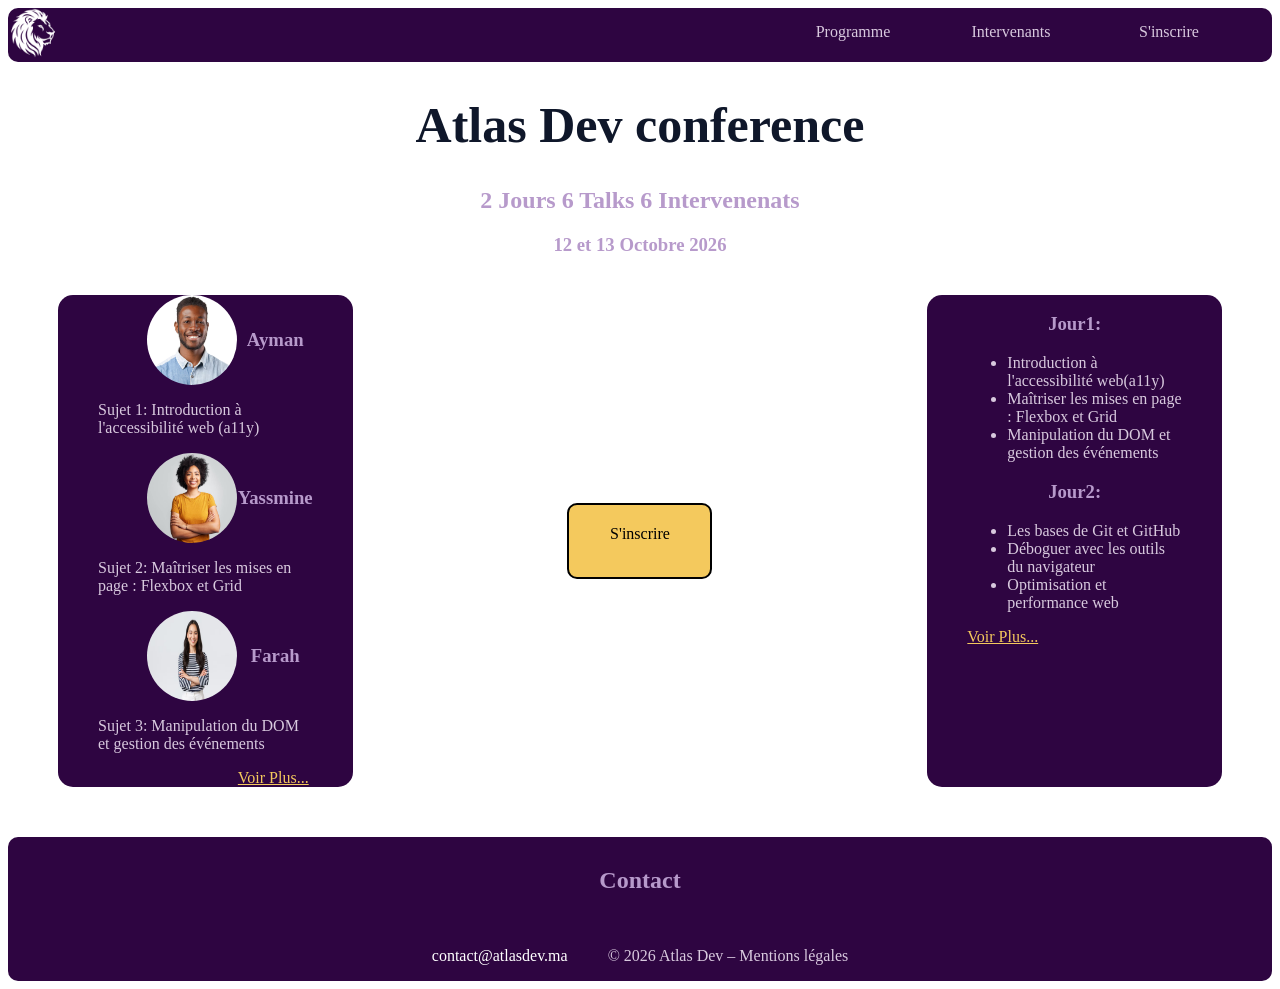
<file: index.html>
<!DOCTYPE html>
<html lang="fr">
<head>
    <meta charset="UTF-8">
    <meta name="viewport" content="width=device-width, initial-scale=1.0">
    <meta name="description" content="Atlas Dev Days: conference de 2 jours pour les developpeurs web au Maroc. Programme, intervenants et inscription">
    <title>Accueil-Atlas devs Confernece</title>
    <link rel="stylesheet" href="css/style.css">
</head>
<body>
    <header>
        <nav>
            <a href="index.html"><img src="assets/icons/mainIcon.png" alt="main icon - retour a l'accueil" width="50"></a>
            <a href="programme.html" class="navBtn">Programme</a>
            <a href="intervenants.html" class="navBtn">Intervenants</a>
            <a href="inscription.html" class="navBtn">S'inscrire</a>
        </nav>
    </header>
    <h1>Atlas Dev conference</h1>
    <h2>2 Jours 6 Talks 6 Intervenenats</h2>
    <h3>12 et 13 Octobre 2026</h3>
    <main id="mainPage">
        <article class="tease1">
            <img src="assets/images/npc1.avif" alt="image d'Ayman" width="80" class="intervenant">
            <h3>Ayman</h3>
            <p>Sujet 1: Introduction à l'accessibilité web (a11y)</p>
            <img src="assets/images/npc2.jpg" alt="image de Yassmine" width="80" class="intervenant">
            <h3>Yassmine</h3>
            <p>Sujet 2: Maîtriser les mises en page : Flexbox et Grid</p>
            <img src="assets/images/npc3.avif" alt="image de Farah" width="80" class="intervenant">
            <h3>Farah</h3>
            <p>Sujet 3: Manipulation du DOM et gestion des événements</p>
            <br>
            <a href="intervenants.html" class="details">Voir Plus...</a>
        </article>
        <article>
        <a href="inscription.html" class="inscrireBtn">S'inscrire</a>
        </article>
        <article class="tease">
            <h3>
                Jour1: 
            </h3>
            <ul>
                <li> Introduction à l'accessibilité web(a11y) </li>
                <li> Maîtriser les mises en page : Flexbox et Grid</li>
                <li>Manipulation du DOM et gestion des événements</li> 
            </ul>
            <h3>
                Jour2: 
            </h3>
            <ul>
                <li>Les bases de Git et GitHub</li>
                <li>Déboguer avec les outils du navigateur</li>
                <li>Optimisation et performance web</li>
            </ul>
            <a href="programme.html" class="details">Voir Plus...</a>
        </article>
    </main>
    <footer>
        <h2>Contact</h2> <br>
        <section class="footerInfo">
            <a href="mailto:contact@atlasdev.ma" class="contact">contact@atlasdev.ma</a>
            <p>© 2026 Atlas Dev – Mentions légales</p>
        </section>
    </footer>
</body>
</html>
</file>
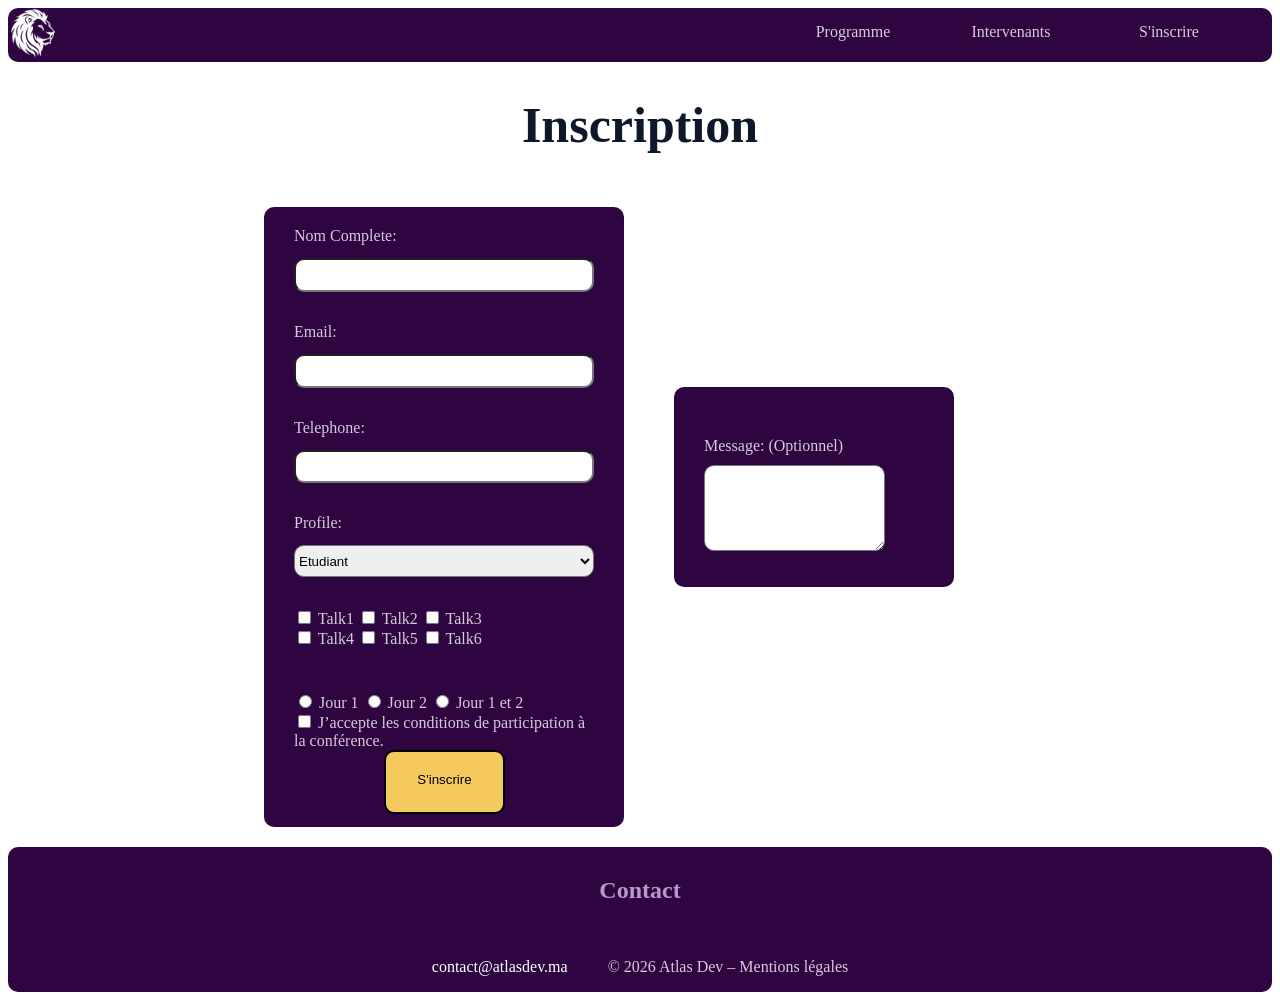
<file: inscription.html>
<!DOCTYPE html>
<html lang="fr">
<head>
    <meta charset="UTF-8">
    <meta name="viewport" content="width=device-width, initial-scale=1.0">
    <meta name="description" content="inscription pour attendre le conference">
    <link rel="stylesheet" href="css/style.css">
    <title>Inscription-Atlas devs Confernece</title>
</head>
<body>
    <header>
        <nav>
            <a href="index.html"><img src="assets/icons/mainIcon.png" alt="main icon - retour a l'accueil" width="50"></a>
            <a href="programme.html" class="navBtn">Programme</a>
            <a href="intervenants.html" class="navBtn">Intervenants</a>
            <a href="inscription.html" class="navBtn">S'inscrire</a>
        </nav>
    </header>
    <h1>Inscription</h1>
    <main>
        <form>
            <div class="infoperso">
            <label for="nom">Nom Complete: </label>
            <input type="text" id="nom" name="nom" required minlength="3"> <br>
            <label for="mail">Email: </label>
            <input type="email" id="mail" name="Email" required> <br>
            <label for="telephone">Telephone: </label>
            <input type="tel" id="telephone" name="tel" required pattern="^(\+212|0)[5-7][0-9]{8}$"> <br>
            <label for="profile">Profile: </label>
            <select name="profile" id="profile">
                <option value="1">Etudiant</option>
                <option value="2">Developpeur</option>
                <option value="3">Autre</option>
            </select> <br>
            <div class="checkbox">
            <input type="checkbox" id="t1" name="check" required>
            <label for="t1">Talk1</label>
            <input type="checkbox" id="t2" name="check">
            <label for="t2">Talk2</label>
            <input type="checkbox" id="t3" name="check"> 
            <label for="t3">Talk3</label><br>
            <input type="checkbox" id="t4" name="check">
            <label for="t4">Talk4</label>
            <input type="checkbox" id="t5" name="check">
            <label for="t5">Talk5</label>
            <input type="checkbox" id="t6" name="check" >
            <label for="t6">Talk6</label>
            </div> <br>
            <div>
            <input type="radio" id="j1" name="jour" required>
            <label for="j1">Jour 1</label>
            <input type="radio" id="j2" name="jour">
            <label for="j2">Jour 2</label>
            <input type="radio" id="j" name="jour">
            <label for="j">Jour 1 et 2</label> <br>
            <input type="checkbox" id="consent" name="jour">
            <label for="consent"> J’accepte les conditions de participation à<br>la conférence.</label>
            <br><button type="submit" class="inscrireBtn" id = "insc">S'inscrire</button>
            </div>
            </div>
            <div class="msg">
            <label for="msg">Message: (Optionnel)</label> <br>
            <textarea id="msg"></textarea>
            </div>
        </form>
        
    </main>
    <footer>
        <h2>Contact</h2> <br>
        <div class="footerInfo">
            <a href="mailto:contact@atlasdev.ma" class="contact">contact@atlasdev.ma</a>
            <p>© 2026 Atlas Dev – Mentions légales</p>
        </div>
    </footer>
</body>
</html>
</file>
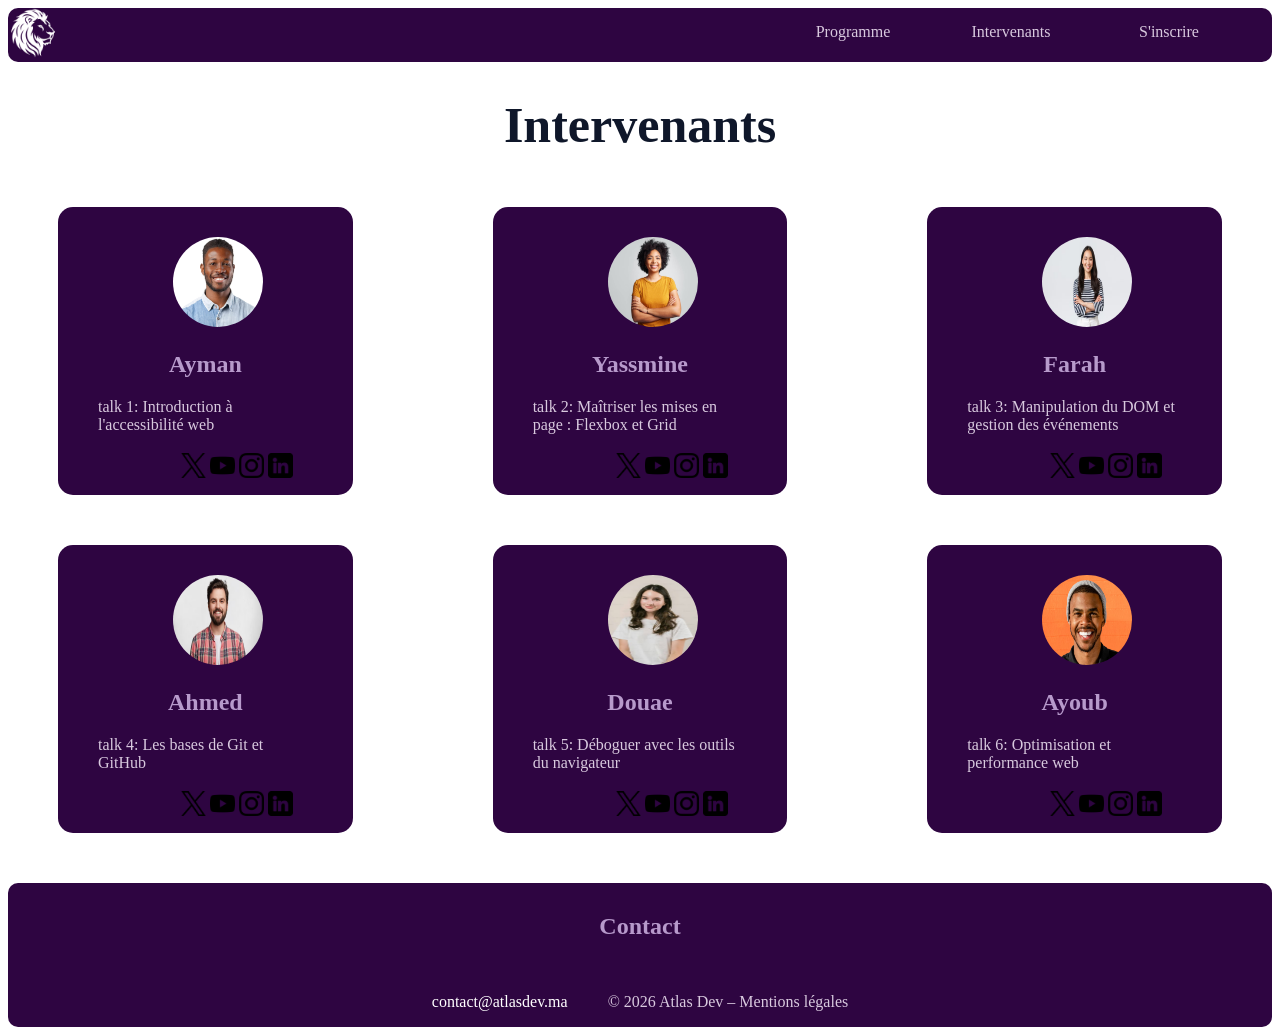
<file: intervenants.html>
<!DOCTYPE html>
<html lang="fr">
<head>
    <meta charset="UTF-8">
    <meta name="viewport" content="width=device-width, initial-scale=1.0">
    <meta name="description" content="les informations des intervenants qui va donne des talks dans cette confernce ">
    <title>Intervenant-Atlas devs Confernece</title>
    <link rel="stylesheet" href="css/style.css">
</head>
<body>
    <header>
        <nav>
            <a href="index.html"><img src="assets/icons/mainIcon.png" alt="main icon - retour a l'accueil" width="50"></a>
            <a href="programme.html" class="navBtn">Programme</a>
            <a href="intervenants.html" class="navBtn">Intervenants</a>
            <a href="inscription.html" class="navBtn">S'inscrire</a>
        </nav>
    </header>
    <h1>Intervenants</h1>
    <main id="cardsBox">
        <article class="cards">
            <img src="assets/images/npc1.avif" alt="image d'Ayman" width="80" class="intervenant">
            <h2>Ayman</h2>
            <p>talk 1:  Introduction à l'accessibilité web</p>
            <section class="socials">
            <table>
            <tr>
                <td><a href="https://X.com" target="_blank"><img src="assets/icons/twitter.png" alt="twitter logo" width="25"></a></td>
                <td><a href="https://youtube.com" target="_blank"><img src="assets/icons/youtube.png" alt="youtube logo" width="25"></a></td>
                <td><a href="https://instagram.com" target="_blank"><img src="assets/icons/instagram.png" alt="instagram logo" width="25"></a></td>
                <td><a href="https://linkedin.com" target="_blank"><img src="assets/icons/linkedin.png" alt="linkedin logo" width="25"></a></td>
            </tr>
            </table>
            </section>
        </article>
        <article class="cards">
            <img src="assets/images/npc2.jpg" alt="image de Yassmine" width="80" class="intervenant">
            <h2>Yassmine</h2>
            <p>talk 2: Maîtriser les mises en page : Flexbox et Grid</p>
            <section class="socials">
            <table>
            <tr>
                <td><a href="https://X.com" target="_blank"><img src="assets/icons/twitter.png" alt="twitter logo" width="25"></a></td>
                <td><a href="https://youtube.com" target="_blank"><img src="assets/icons/youtube.png" alt="youtube logo" width="25"></a></td>
                <td><a href="https://instagram.com" target="_blank"><img src="assets/icons/instagram.png" alt="instagram logo" width="25"></a></td>
                <td><a href="https://linkedin.com" target="_blank"><img src="assets/icons/linkedin.png" alt="linkedin logo" width="25"></a></td>
            </tr>
            </table>
            </section>
        </article>
        <article class="cards">
            <img src="assets/images/npc3.avif" alt="image de Farah" width="80" class="intervenant">
            <h2>Farah</h2>
            <p>talk 3: Manipulation du DOM et gestion des événements</p>
            <section class="socials">
            <table> <tr>
            <td><a href="https://X.com" target="_blank"><img src="assets/icons/twitter.png" alt="twitter logo" width="25"></a></td>
                <td><a href="https://youtube.com" target="_blank"><img src="assets/icons/youtube.png" alt="youtube logo" width="25"></a></td>
                <td><a href="https://instagram.com" target="_blank"><img src="assets/icons/instagram.png" alt="instagram logo" width="25"></a></td>
                <td><a href="https://linkedin.com" target="_blank"><img src="assets/icons/linkedin.png" alt="linkedin logo" width="25"></a></td>
            </tr>
            </table>
            </section>
            </article>
        <article class="cards">
            <img src="assets/images/npc4.avif" alt="image d'Ahmed" width="80" class="intervenant">
            <h2>Ahmed</h2>
            <p>talk 4: Les bases de Git et GitHub</p>
            <section class="socials">
                <table><tr>
                    <td><a href="https://X.com" target="_blank"><img src="assets/icons/twitter.png" alt="twitter logo" width="25"></a></td>
                    <td><a href="https://youtube.com" target="_blank"><img src="assets/icons/youtube.png" alt="youtube logo" width="25"></a></td>
                    <td><a href="https://instagram.com" target="_blank"><img src="assets/icons/instagram.png" alt="instagram logo" width="25"></a></td>
                    <td><a href="https://linkedin.com" target="_blank"><img src="assets/icons/linkedin.png" alt="linkedin logo" width="25"></a></td>
                </tr></table>

            </section>
            </article>
        <article class="cards">
            <img src="assets/images/npc5.jpg" alt="image de Douae" width="80" class="intervenant">
            <h2>Douae</h2>
            <p>talk 5: Déboguer avec les outils du navigateur</p>
            <section class="socials">
                <table> 
            <tr>
            <td><a href="https://X.com" target="_blank"><img src="assets/icons/twitter.png" alt="twitter logo" width="25"></a></td>
                <td><a href="https://youtube.com" target="_blank"><img src="assets/icons/youtube.png" alt="youtube logo" width="25"></a></td>
                <td><a href="https://instagram.com" target="_blank"><img src="assets/icons/instagram.png" alt="instagram logo" width="25"></a></td>
                <td><a href="https://linkedin.com" target="_blank"><img src="assets/icons/linkedin.png" alt="linkedin logo" width="25"></a></td>
                </tr>
            </table>    
            </section>
        </article>
        <article class="cards">
            <img src="assets/images/npc6.avif" alt="image d'Ayoub" width="80" class="intervenant">
            <h2>Ayoub</h2>
            <p>talk 6: Optimisation et performance web</p>
            <section class="socials">
            <table>
            <tr>
                <td><a href="https://X.com" target="_blank"><img src="assets/icons/twitter.png" alt="twitter logo" width="25"></a></td>
                <td><a href="https://youtube.com" target="_blank"><img src="assets/icons/youtube.png" alt="youtube logo" width="25"></a></td>
                <td><a href="https://instagram.com" target="_blank"><img src="assets/icons/instagram.png" alt="instagram logo" width="25"></a></td>
                <td><a href="https://linkedin.com" target="_blank"><img src="assets/icons/linkedin.png" alt="linkedin logo" width="25"></a></td>
            </tr>
            </table>
            </section>
        </article>
    </main>
    <footer>
        <h2>Contact</h2> <br>
        <section class="footerInfo">
            <a href="mailto:contact@atlasdev.ma" class="contact">contact@atlasdev.ma</a>
            <p>© 2026 Atlas Dev – Mentions légales</p>
        </section>
    </footer>
</body>
</html>
</file>
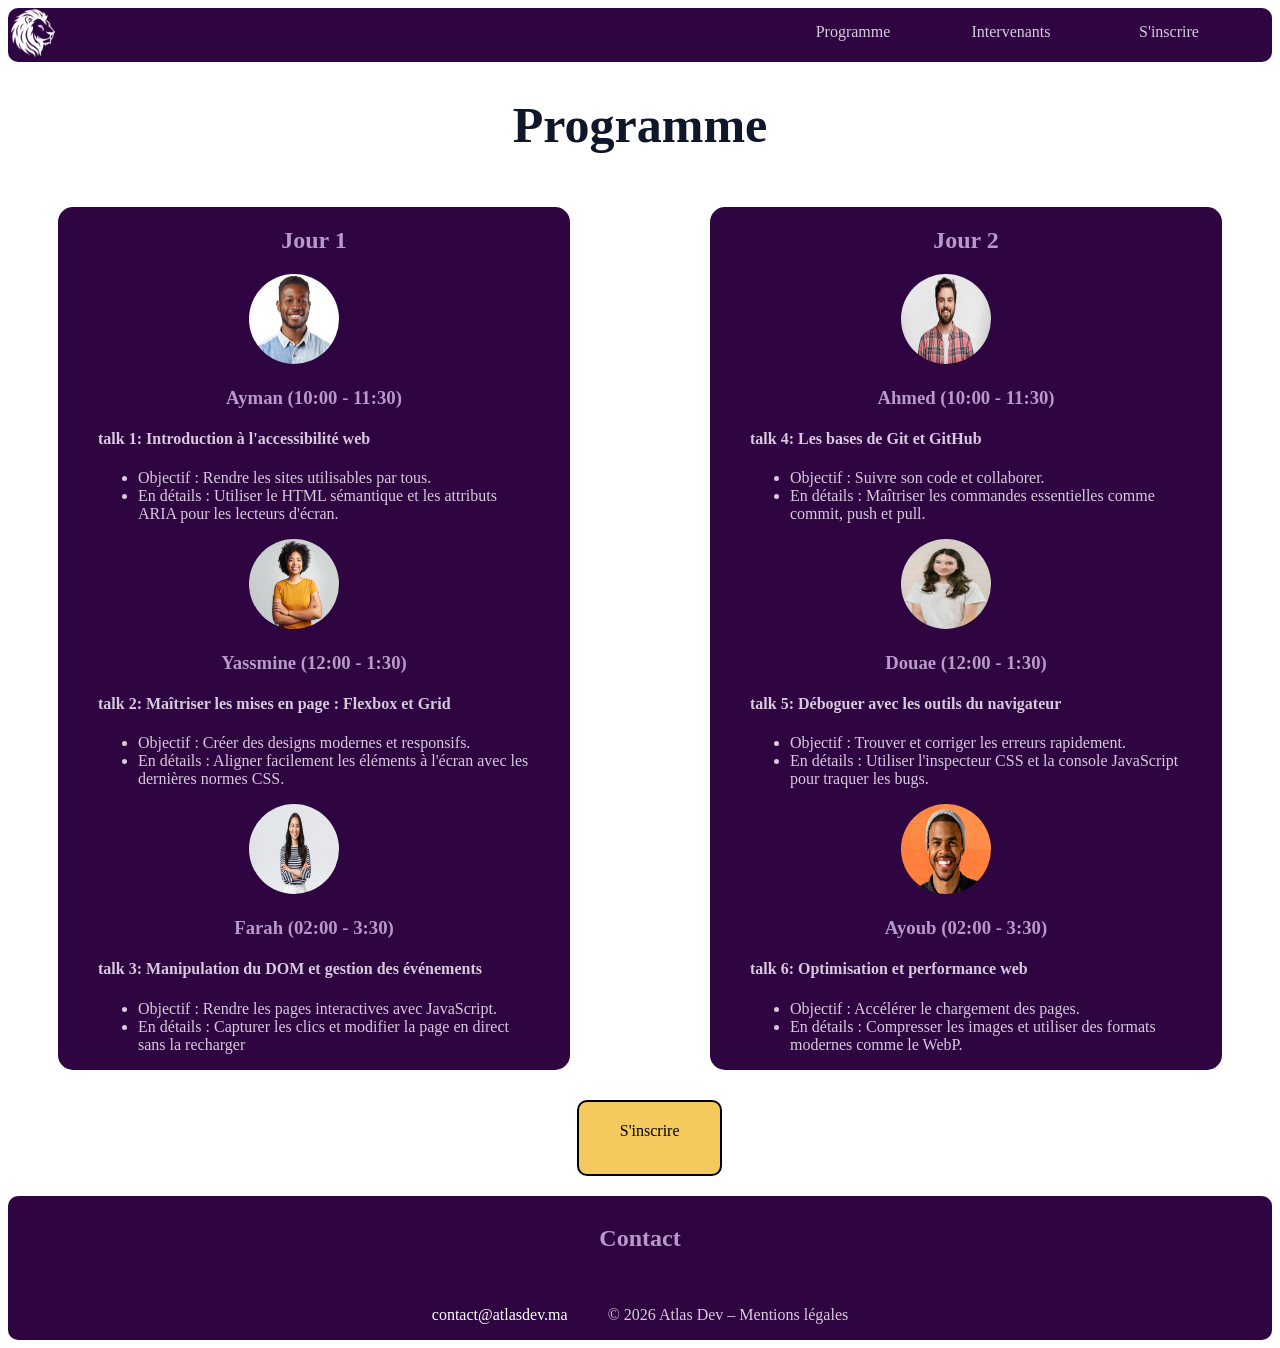
<file: programme.html>
<!DOCTYPE html>
<html lang="fr">
<head>
    <meta charset="UTF-8">
    <meta name="viewport" content="width=device-width, initial-scale=1.0">
    <meta name="description" content="le programme de deroulement de conference, temp et sujets et les intervanats qui va present ">
    <title>Programme-Atlas devs Confernece</title>
    <link rel="stylesheet" href="css/style.css">
</head>
<body>
    <header>
        <nav>
            <a href="index.html"><img src="assets/icons/mainIcon.png" alt="main icon - retour a l'accueil" width="50"></a>
            <a href="programme.html" class="navBtn">Programme</a>
            <a href="intervenants.html" class="navBtn">Intervenants</a>
            <a href="inscription.html" class="navBtn">S'inscrire</a>
        </nav>
    </header>
    <h1>Programme</h1>
    <main>
        <article>
            <h2>Jour 1</h2>
            <img src="assets/images/npc1.avif" alt="image d'Ayman" width="80" class="intervenant">
            <h3>Ayman (10:00 - 11:30)</h3>
            <h4>talk 1:  Introduction à l'accessibilité web </h4>
            
                <ul>

                    <li>Objectif : Rendre les sites utilisables par tous.</li> 
                    <li>En détails : Utiliser le HTML sémantique et les attributs ARIA pour les lecteurs d'écran. </li> 
                </ul>
            
            <img src="assets/images/npc2.jpg" alt="image de Yassmine" width="80" class="intervenant">
            <h3>Yassmine (12:00 - 1:30)</h3>
            
                <h4>talk 2: Maîtriser les mises en page : Flexbox et Grid</h4>
                <ul>
                    <li>Objectif : Créer des designs modernes et responsifs.</li> 
                    <li>En détails : Aligner facilement les éléments à l'écran avec les dernières normes CSS.</li> 
                </ul>
            
            <img src="assets/images/npc3.avif" alt="image de Farah" width="80" class="intervenant">
            <h3>Farah (02:00 - 3:30)</h3>
            
                <h4>talk 3: Manipulation du DOM et gestion des événements</h4>
                <ul>
                    <li>Objectif : Rendre les pages interactives avec JavaScript.</li> 
                    <li>En détails : Capturer les clics et modifier la page en direct sans la recharger</li> 
                </ul>                      
            
        </article>
        <article>
            <h2>Jour 2</h2>
            <img src="assets/images/npc4.avif" alt="image d'Ahmed" width="80" class="intervenant">
            <h3>Ahmed (10:00 - 11:30)</h3>
            
                <h4>talk 4: Les bases de Git et GitHub</h4> 
                <ul>
                    <li>Objectif : Suivre son code et collaborer.</li> 
                    <li>En détails : Maîtriser les commandes essentielles comme commit, push et pull.</li> 
                </ul>
            
            <img src="assets/images/npc5.jpg" alt="image de Douae" width="80" class="intervenant">
            <h3>Douae (12:00 - 1:30)</h3>
                
                <h4>talk 5: Déboguer avec les outils du navigateur</h4>
            <ul>
                <li>Objectif : Trouver et corriger les erreurs rapidement.</li> 
                <li>En détails : Utiliser l'inspecteur CSS et la console JavaScript pour traquer les bugs.</li> 
            </ul>
            
            <img src="assets/images/npc6.avif" alt="image d'Ayoub" width="80" class="intervenant">
            <h3>Ayoub (02:00 - 3:30)</h3>
            
                <h4>talk 6: Optimisation et performance web</h4>
            <ul>

                <li>Objectif : Accélérer le chargement des pages. </li> 
                <li>En détails : Compresser les images et utiliser des formats modernes comme le WebP.</li> 
            </ul>
            
        </article>
        <a href="inscription.html" class="inscrireBtn" id="inscProg">S'inscrire</a>
    </main>
    <footer>
        <h2>Contact</h2> <br>
        <section class="footerInfo">
            <a href="mailto:contact@atlasdev.ma" class="contact">contact@atlasdev.ma</a>
            <p>© 2026 Atlas Dev – Mentions légales</p>
        </section>
    </footer>
</body>
</html>
</file>
<file: css/style.css>
:root{
    --main-color: #2E0541;
    --secondary-color: #FFFFFF;
    --accent-color: #F4C95D;
    --heading-color: #B79ACB;
    --text-color: #D8C9DE; 
}
body{
    color: var(--text-color);
}
h3, h2{
    color: var(--heading-color);
}
h2, h3{
    display: flex;
    justify-content: center;
    align-items: center;
}
nav{
    display: grid;
    grid-template-columns: 5fr 1fr 1fr 1fr;
    background-color: var(--main-color);
    border-radius: 10px;
}
.navBtn{
    margin-top: 13px;
    margin-bottom: 13px;
    text-decoration: none;
    color: inherit; 
    width: 100px;
    height: 15px;
    padding: 2px 5px 7px 5px;
    text-align: center;

}
.navBtn:hover{
    color: black;
    background-color: var(--accent-color);
    border-radius: 10px;

}
main{
    display: grid;
    grid-template-columns: 1fr 1fr;
    column-gap: 40px;
}
article{
    margin: 20px 50px 30px 50px;
    background-color: var(--main-color);
    border-radius: 15px;
    padding-left: 40px;
    padding-right: 40px;
}
article h3{
    display: flex;
    justify-content: center;
    align-items: center;
}
#inscProg{
    margin-left: 93%;
}
.intervenant{
    margin-left: 35%;
    width: 90px;
    height: 90px;
    border-radius: 50%;
}
#cardsBox{
    display: grid;
    grid-template-columns: 1fr 1fr 1fr;
    grid-template-rows: 1fr 1fr;
}
.cards{
    padding-top: 30px;
}
.cards h3{
    margin-left: 20px;
}
.socials{
    margin: 10px 0 10px 80px;
}
tr{
     margin: 20px 0 20px 70px;
}
.inscrireBtn{
    text-decoration: none;
    color: black;
    text-align: center;
    padding: 20px 10px 0 10px;
    height: 52px;
    width: 121px;
    border: 2px solid black;
    background-color: var(--accent-color);
    border-radius: 10px;
}
.socials a:hover{
    filter: brightness(0) invert(1);
}
.infoperso{
    background-color: var(--main-color);
    border-radius: 10px;
    width: 300px;
    height: 600px;
    margin: 20px 0 0 20vw;
    padding: 20px 30px 0 30px;
    display: grid;
    grid-template-columns: 1fr;
}
.msg{
    height: 150px;
    width: 250px;
    background-color: var(--main-color);
    border-radius: 10px;
    margin: 200px 0 0 50px;
    padding: 50px 0 0 30px;
}
form{
    display: grid;
    grid-template-columns: 1fr 1fr;
}
input, select, textarea{
    border-radius: 10px;
}
textarea{
    margin-top: 10px;
    height: 80px;
}
#submit{
    margin-left: 100px;
    margin-top: 20px;
    height: 52px;
    width: 121px;
    font-size: 18px;
    background-color: var(--accent-color);
}
#mainPage{
    display: grid;
    grid-template-columns: 1fr 1fr 1fr;
}
#mainPage > :nth-child(2){
    background-color: white;
    display: flex;
    justify-content: center;
    align-items: center;

}
h1{
    color: #0F172A;
    font-size: 50px;
    display: flex;
    justify-content: center;
    align-items: center;
}
.tease1{
    display: grid;
    grid-template-columns: 1fr;
}
.tease1 > :nth-child(3n){
    grid-column: span 2;
}
.details{
    color: var(--accent-color);
}
.inscrireBtn:hover{
    opacity: 0.8;
    cursor: pointer;
}
footer{
    background-color: var(--main-color);
    border-radius: 10px;
    padding-top: 10px;
    margin-top: 20px;
}
.footerInfo{
    display: flex;
    justify-content: center;
    align-items: center;
    gap: 40px;
}
.contact{
    text-decoration: none;
    color: var(--secondary-color);    
}
#insc{
    margin-left: 30%;
    height: 30px;
    padding-bottom: 40px;
}
@media (max-width: 768px){
    main{
        grid-template-columns: 1fr;
    }
    .inscrireBtn{
        margin-left: 30%;
    }
    #cardsBox{
        grid-template-columns: 1fr;
    }
    form{
        grid-template-columns: 1fr;
    }
    .infoperso{
        margin-left: 10px;
    }
    .msg{
        margin-top: 20px;
    }
    #mainPage{
        grid-template-columns: 1fr;
    }
    #inscProg{
        margin-left: 33%;
    }
}
</file>
